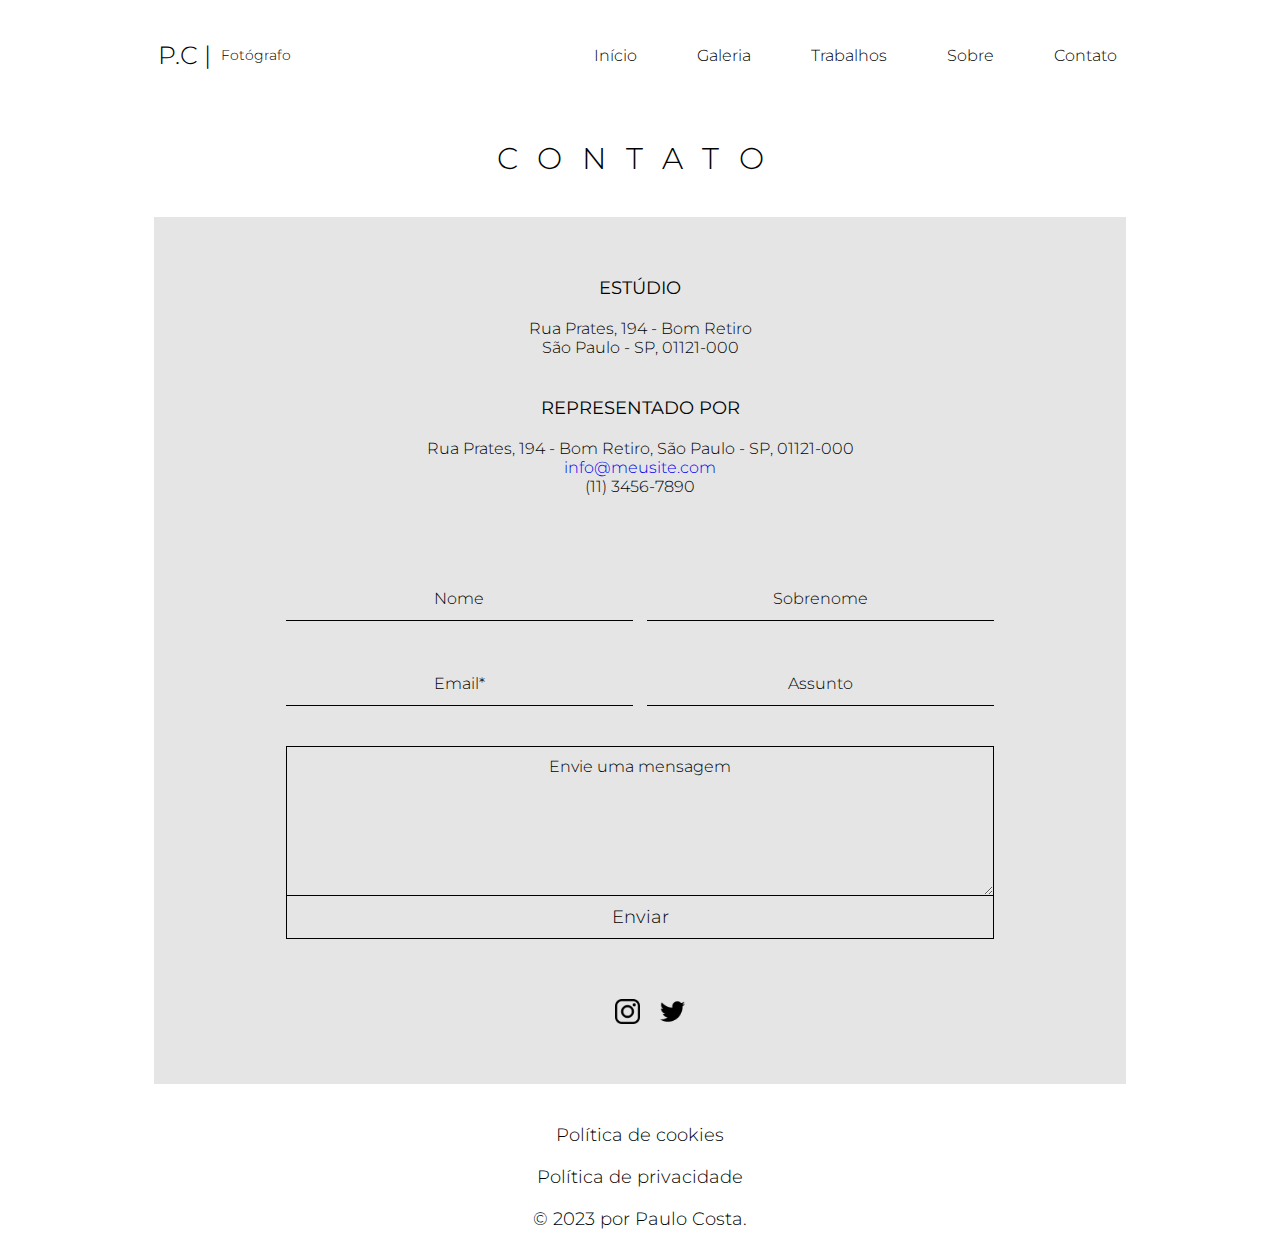
<file: contato.html>
<!DOCTYPE html>
<html lang="pt-br">
<head>
	<meta charset="utf-8">
	<meta name="viewport" content="width=device-width, initial-scale=1">
	<title> Conato </title>
	<link rel="stylesheet" type="text/css" href="contact.css">
</head>
<body>
	<header>
		<a href="#" class="logo"><span class="nome">P.C |</span><span class="sobrenome">Fotógrafo</span></a>
		<nav>
			<ul class="menu">
				<li><a href="index.html">Início</a></li>
				<li><a href="galeria.html">Galeria</a></li>
				<li><a href="trabalhos.html">Trabalhos</a></li>
				<li><a href="sobre.html">Sobre</a></li>
				<li><a href="contato.html">Contato</a></li>
			</ul>
		</nav>
	</header>

	<main>
		<h1>CONTATO</h1>

		<section>
			<div class="estudio">
				<p>ESTÚDIO</p>
				<span>
					Rua Prates, 194 - Bom Retiro<br>São Paulo - SP, 01121-000
				</span>
			</div>

			<div class="representado">
				<p>REPRESENTADO POR</p>
				<span>
					Rua Prates, 194 - Bom Retiro, São Paulo - SP, 01121-000<br>
					<a href="#">info@meusite.com</a><br>(11) 3456-7890
				</span>
			</div>

			<div class="formulario">
				<form>
					<p>
						<input type="text" name="nome" id="nome" placeholder="Nome">

						<input type="text" name="sobrenome" id="sobrenome" placeholder="Sobrenome">
					</p>
					<p>
						<input type="email" name="email" id="email" placeholder="Email*">

						<input type="text" name="assunto" id="assunto" placeholder="Assunto">
					</p>
					<p>
						<textarea placeholder="Envie uma mensagem"></textarea>
					</p>
					<p>
						<button type="submit">Enviar</button>
					</p>
				</form>
			</div>

			<div class="icons">
				<img src="img/instagram.png"><img src="img/twitter.png">
			</div>
		</section>
	</main>

	<footer>
		<span>Política de cookies</span>
		<span>Política de privacidade</span>
		<p>&copy; 2023 por Paulo Costa.</p>
	</footer>
</body>
</html>
</file>
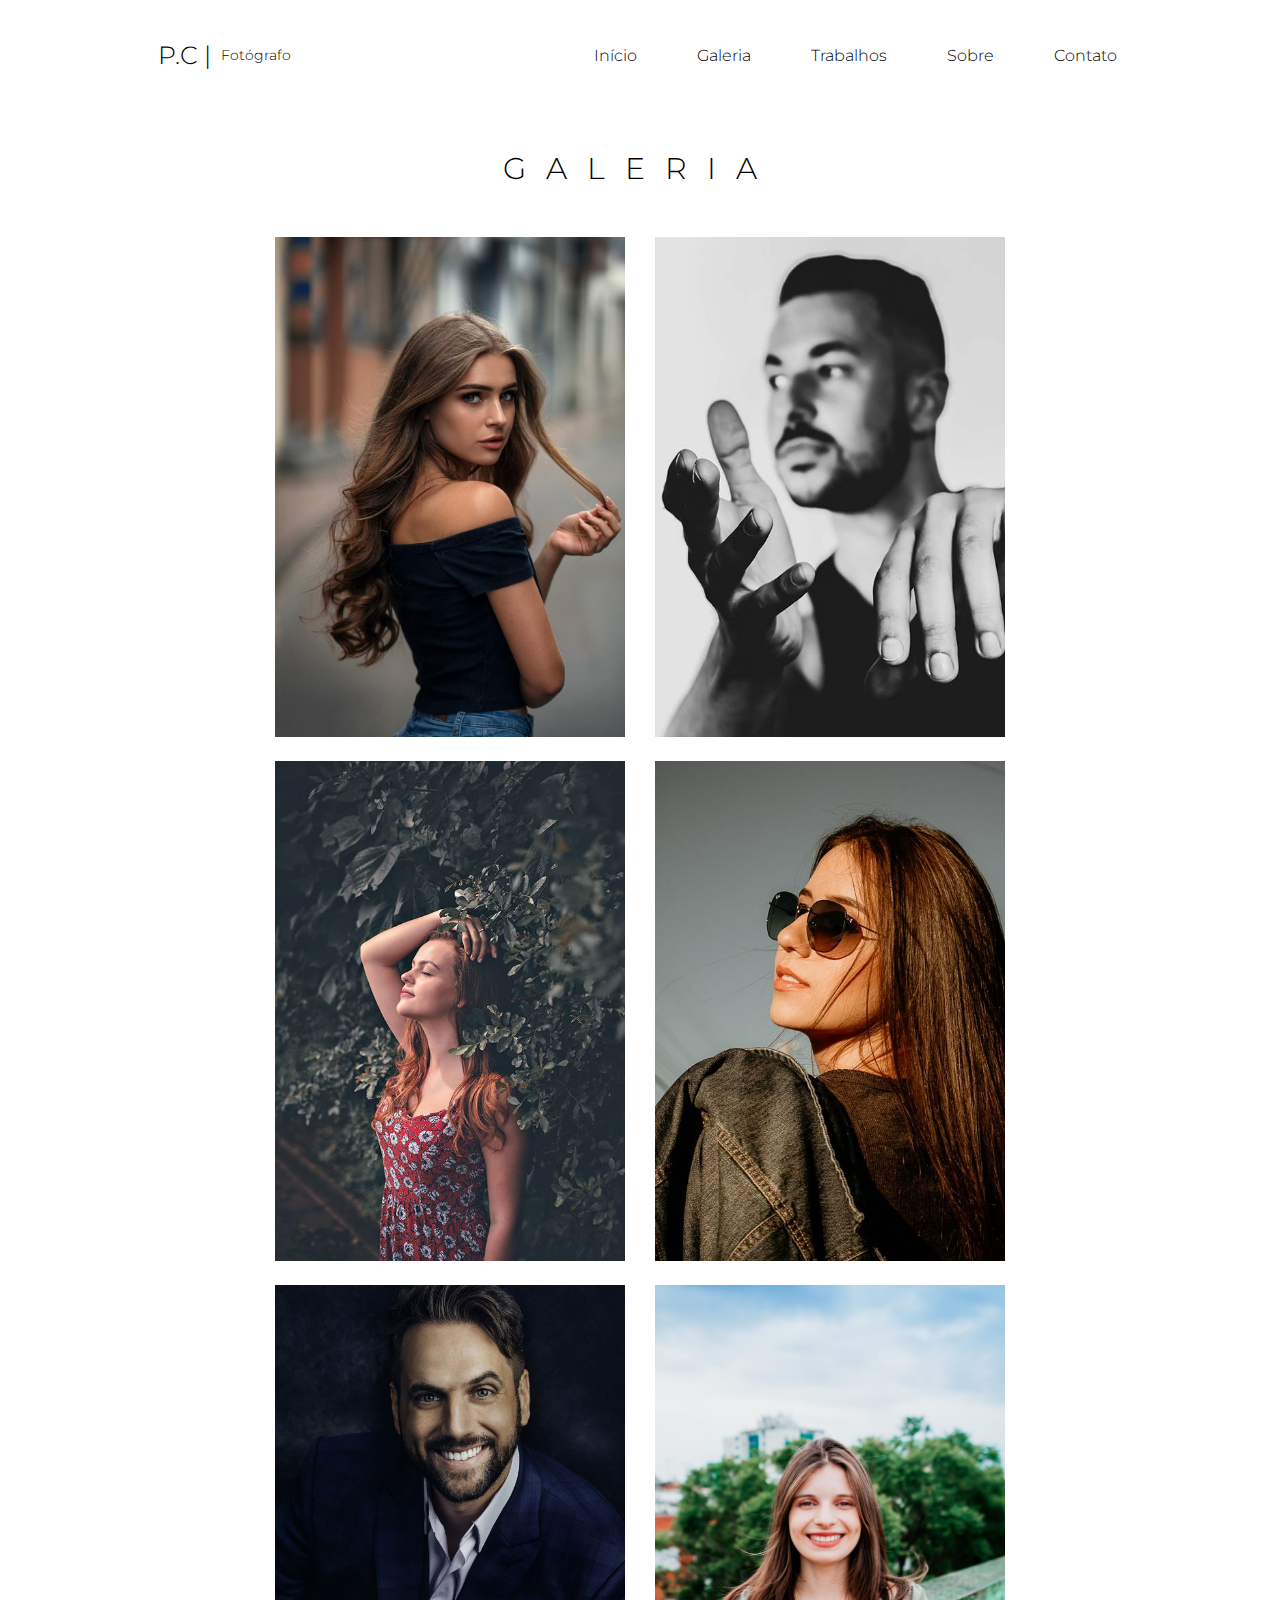
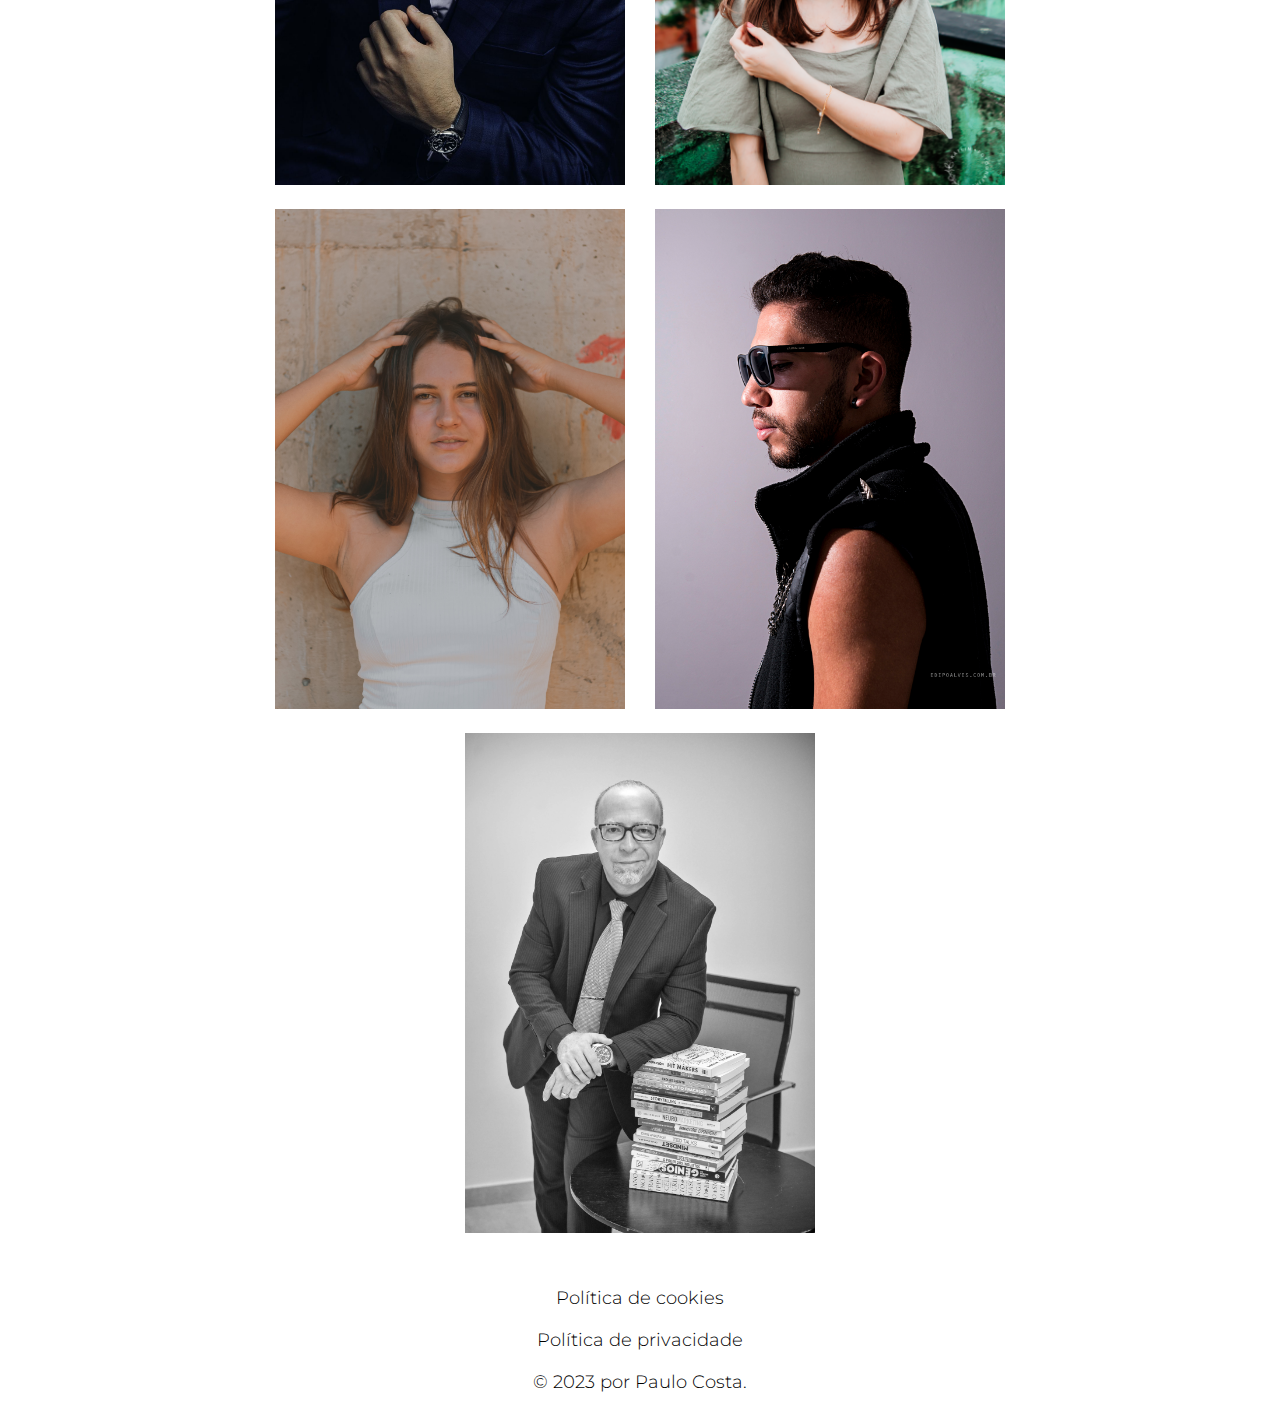
<file: galeria.html>
<!DOCTYPE html>
<html lang="pt-br">
<head>
	<meta charset="utf-8">
	<meta name="viewport" content="width=device-width, initial-scale=1">
	<title>Galeria de imagens</title>
	<link rel="stylesheet" type="text/css" href="galery.css">
</head>
<body>
	<header>
		<a href="#" class="logo"><span class="nome">P.C |</span><span class="sobrenome">Fotógrafo</span></a>
		<nav>
			<ul class="menu">
				<li><a href="index.html">Início</a></li>
				<li><a href="galeria.html">Galeria</a></li>
				<li><a href="trabalhos.html">Trabalhos</a></li>
				<li><a href="sobre.html">Sobre</a></li>
				<li><a href="contato.html">Contato</a></li>
			</ul>
		</nav>
	</header>

	<main class="container">
		<h1>GALERIA</h1>

		<div class="images-box">
			<div class="imagem">
				<img src="img/galeria1.jpg">
			</div>
			<div class="imagem">
				<img src="img/galeria2.jpg">
			</div>
			<div class="imagem">
				<img src="img/galeria3.jpg">
			</div>
			<div class="imagem">
				<img src="img/galeria4.jpg" >
			</div>
			<div class="imagem">
				<img src="img/galeria5.jpg">
			</div>
			<div class="imagem">
				<img src="img/galeria6.png">
			</div>
			<div class="imagem">
				<img src="img/slideshow1.jpg">
			</div>
			<div class="imagem">
				<img src="img/galeria7.jpg">
			</div>
			<div class="imagem">
				<img src="img/galeria8.jpg">
			</div>
		</div>
	</main>

	<footer>
		<span>Política de cookies</span>
		<span>Política de privacidade</span>
		<p>&copy; 2023 por Paulo Costa.</p>
	</footer>
</body>
</html>
</file>
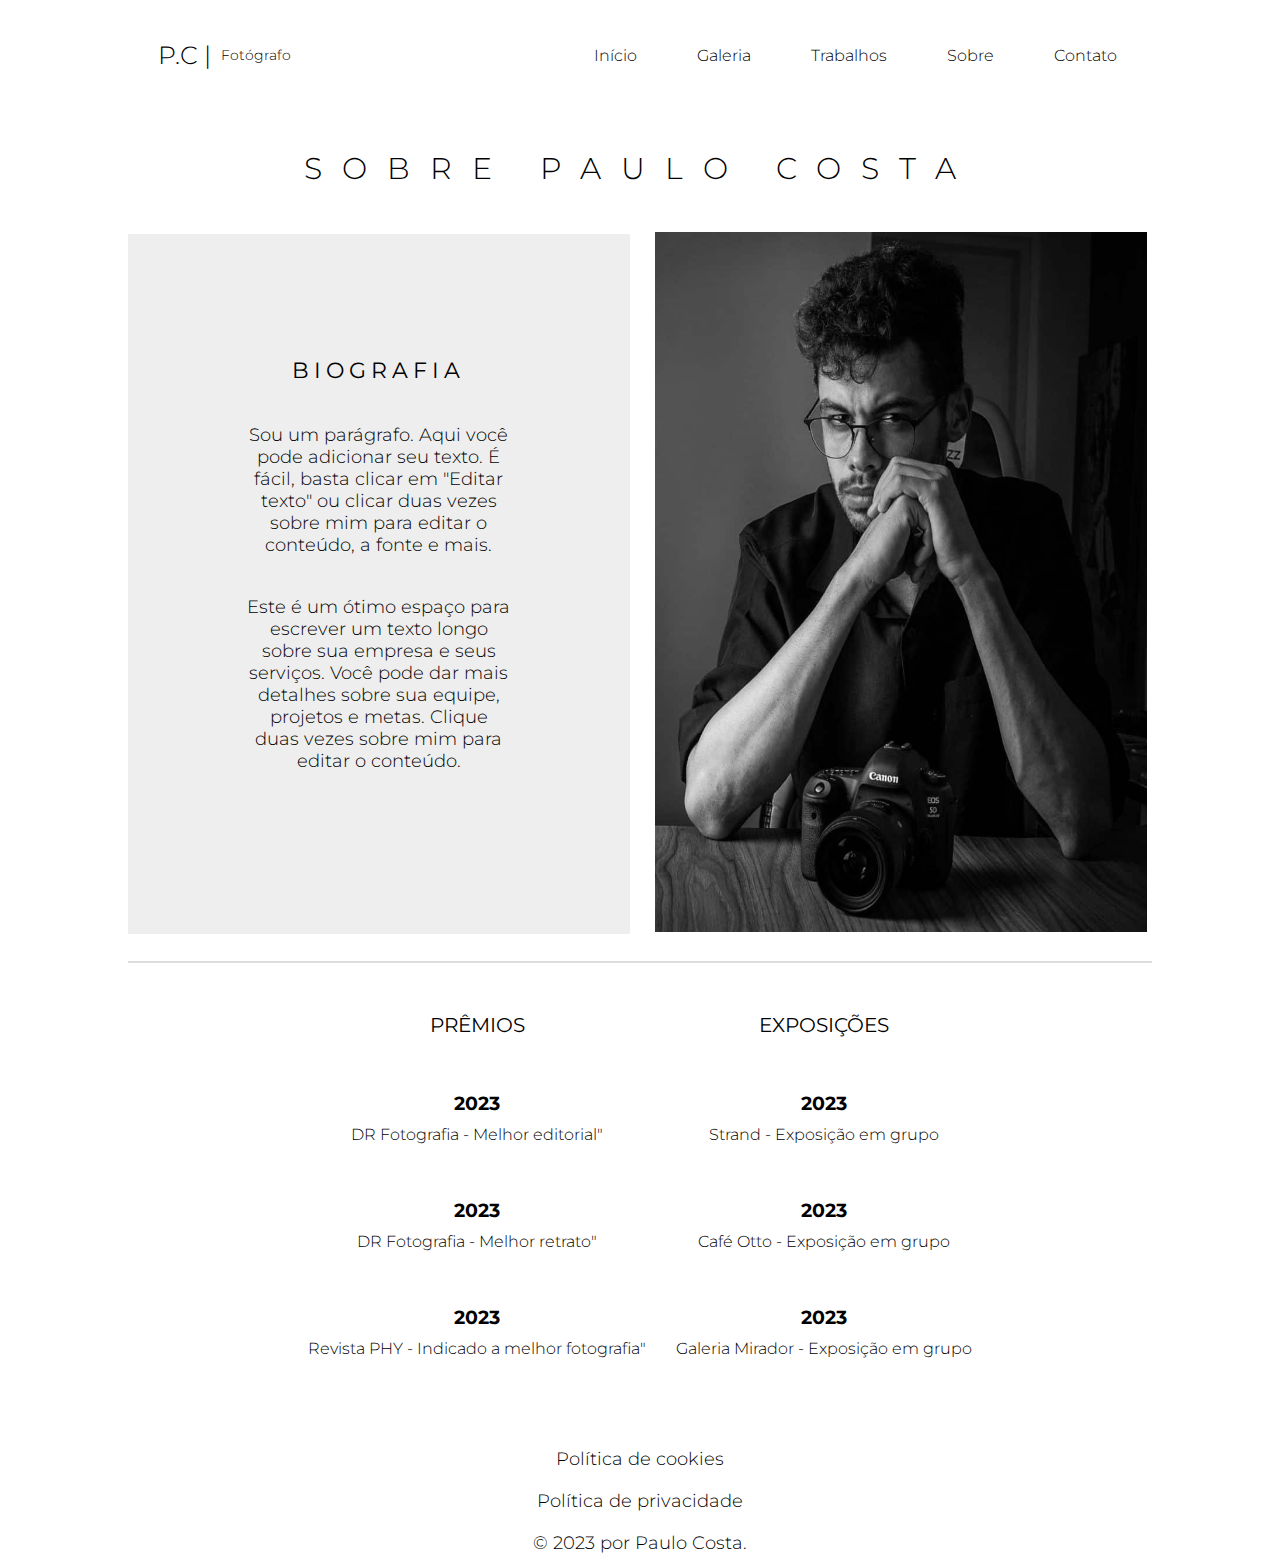
<file: sobre.html>
<!DOCTYPE html>
<html lang="pt-br">
<head>
	<meta charset="utf-8">
	<meta name="viewport" content="width=device-width, initial-scale=1">
	<title> Sobre Paulo Costa </title>
	<link rel="stylesheet" type="text/css" href="biografia.css">
</head>
<body>
	<header>
		<a href="#" class="logo"><span class="nome">P.C |</span><span class="sobrenome">Fotógrafo</span></a>
		<nav>
			<ul class="menu">
				<li><a href="index.html">Início</a></li>
				<li><a href="galeria.html">Galeria</a></li>
				<li><a href="trabalhos.html">Trabalhos</a></li>
				<li><a href="sobre.html">Sobre</a></li>
				<li><a href="contato.html">Contato</a></li>
			</ul>
		</nav>
	</header>

	<section>
		<h1>SOBRE PAULO COSTA</h1>

		<div class="principal">
			<div class="biograph">
				<p>BIOGRAFIA</p>
				<span>
					Sou um parágrafo. Aqui você pode adicionar seu texto. É fácil, basta clicar em "Editar texto" ou clicar duas vezes sobre mim para editar o conteúdo, a fonte e mais. 
				</span>
				<span>
					Este é um ótimo espaço para escrever um texto longo sobre sua empresa e seus serviços. Você pode dar mais detalhes sobre sua equipe, projetos e metas. Clique duas vezes sobre mim para editar o conteúdo.
				</span>
			</div>
			<div class="photo">
				<img src="img/fotografo.jpg" width="500px" height="700px">
			</div>
		</div>

		<div class="premios">
			<div class="p1">

				<p>PRÊMIOS</p>
				<span>2023</span>
				<a href="/">DR Fotografia - Melhor editorial"</a>	

				<span>2023</span>
				<a href="/">DR Fotografia - Melhor retrato"</a>	

				<span>2023</span>
				<a href="/">Revista PHY - Indicado a melhor fotografia"</a>	
			</div>
			<div class="p2">
				<p>EXPOSIÇÕES</p>
				<span>2023</span>
				<a href="/">Strand - Exposição em grupo</a>

				<span>2023</span>
				<a href="/">Café Otto - Exposição em grupo</a>

				<span>2023</span>
				<a href="/">Galeria Mirador - Exposição em grupo</a>
			</div>
		</div>
	</section>

	<footer>
		<span>Política de cookies</span>
		<span>Política de privacidade</span>
		<p>&copy; 2023 por Paulo Costa.</p>
	</footer>
</body>
</html>
</file>
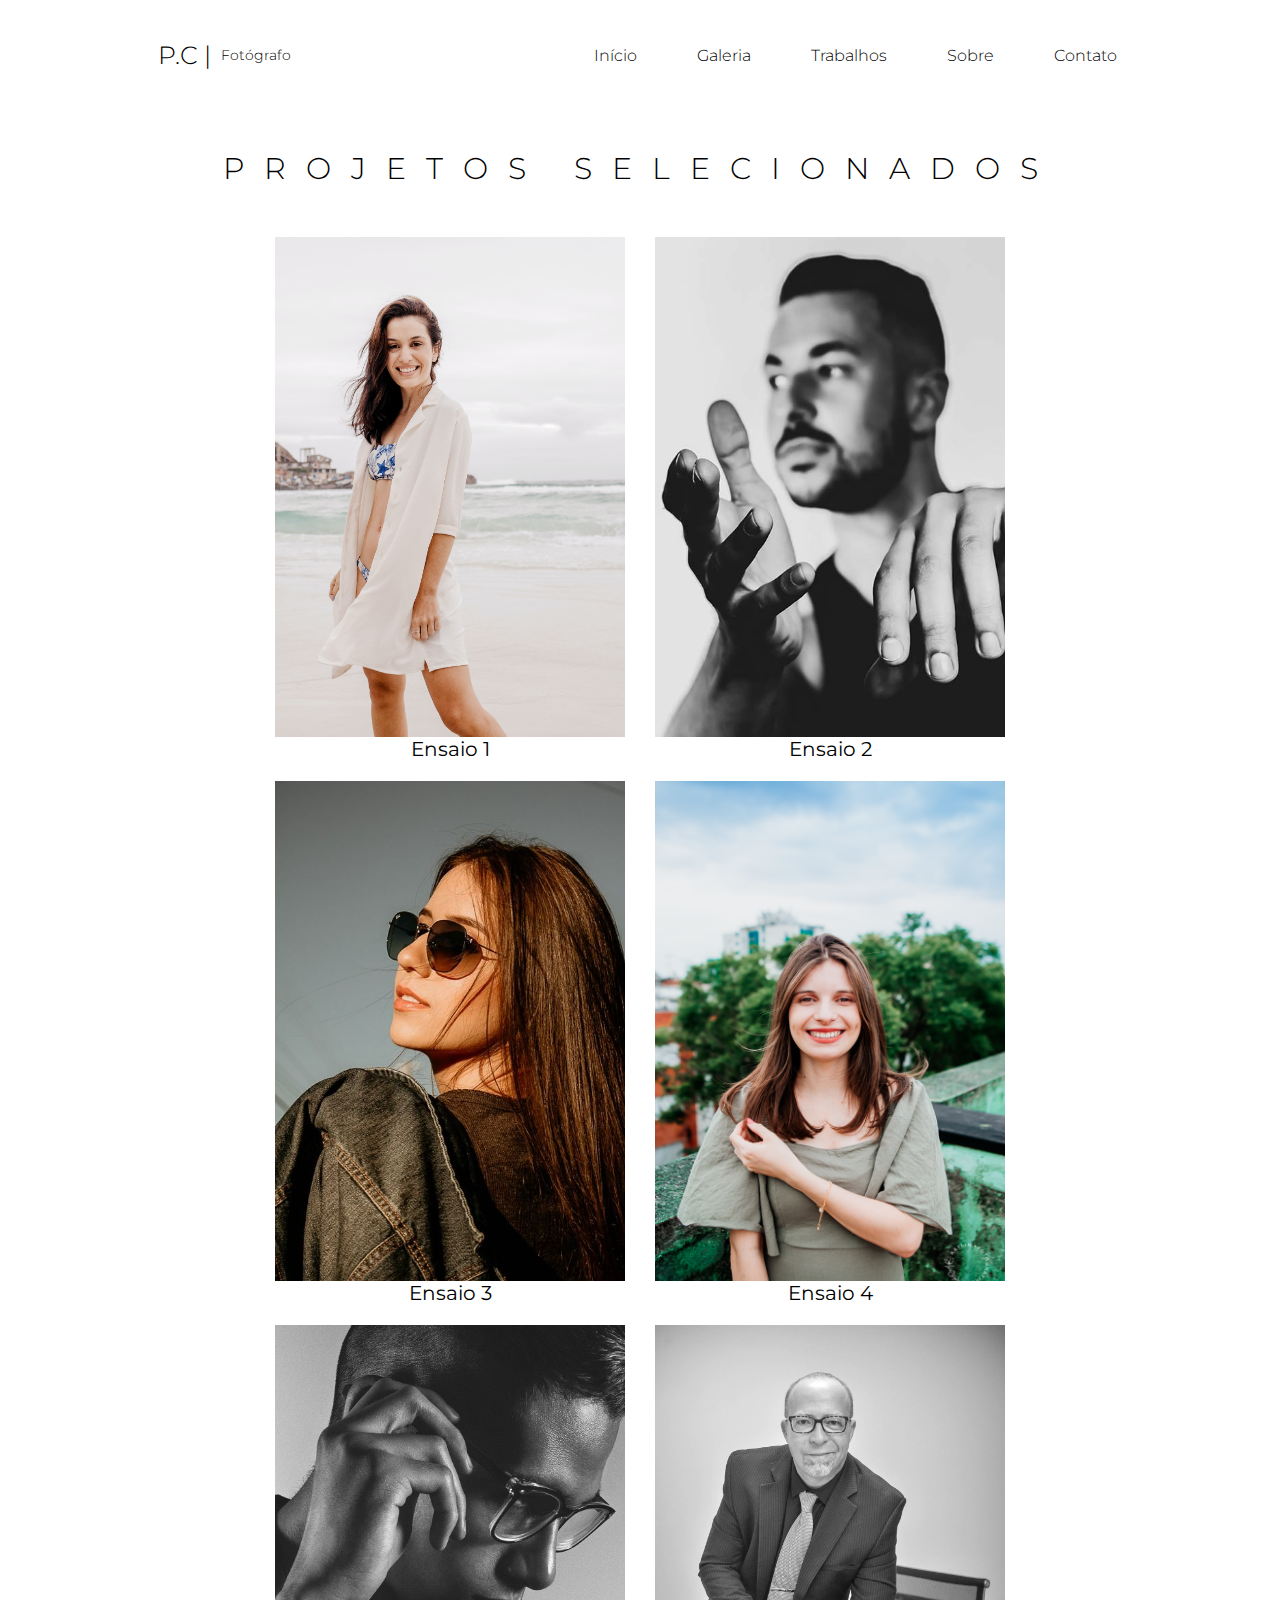
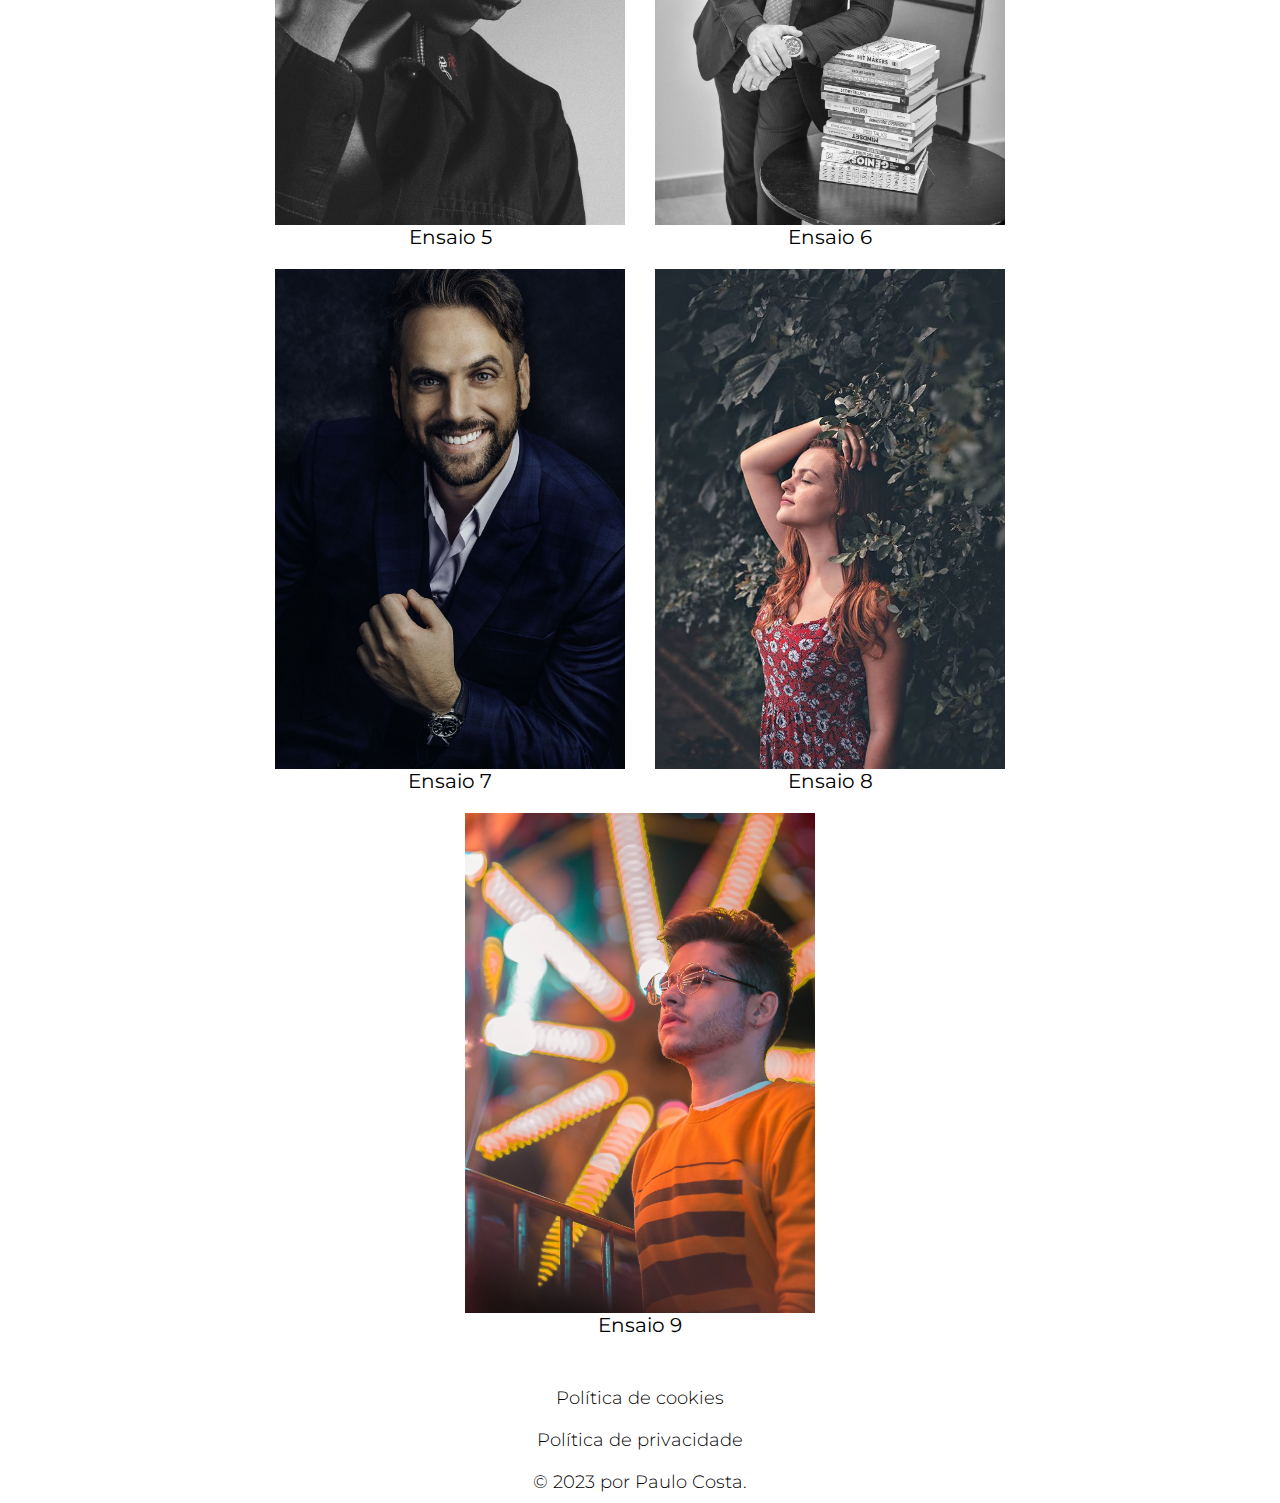
<file: trabalhos.html>
<!DOCTYPE html>
<html lang="pt-br">
<head>
	<meta charset="utf-8">
	<meta name="viewport" content="width=device-width, initial-scale=1">
	<title>Galeria de Trabalhos </title>
	<link rel="stylesheet" type="text/css" href="jobs.css">
</head>
<body>
	<header>
		<a href="#" class="logo"><span class="nome">P.C |</span><span class="sobrenome">Fotógrafo</span></a>
		<nav>
			<ul class="menu">
				<li><a href="index.html">Início</a></li>
				<li><a href="galeria.html">Galeria</a></li>
				<li><a href="trabalhos.html">Trabalhos</a></li>
				<li><a href="sobre.html">Sobre</a></li>
				<li><a href="contato.html">Contato</a></li>
			</ul>
		</nav>
	</header>

	<main class="container">
		<h1>PROJETOS SELECIONADOS</h1>

		<div class="images-box">
			<div class="imagem">
				<img src="img/slideshow2.jpg">
				<span>Ensaio 1</span>
			</div>
			<div class="imagem">
				<img src="img/galeria2.jpg">
				<span>Ensaio 2</span>
			</div>
			<div class="imagem">
				<img src="img/galeria4.jpg">
				<span>Ensaio 3</span>
			</div>
			<div class="imagem">
				<img src="img/galeria6.png" >
				<span>Ensaio 4</span>
			</div>
			<div class="imagem">
				<img src="img/slideshow4.jpg">
				<span>Ensaio 5</span>
			</div>
			<div class="imagem">
				<img src="img/galeria8.jpg">
				<span>Ensaio 6</span>
			</div>
			<div class="imagem">
				<img src="img/galeria5.jpg">
				<span>Ensaio 7</span>
			</div>
			<div class="imagem">
				<img src="img/galeria3.jpg">
				<span>Ensaio 8</span>
			</div>
			<div class="imagem">
				<img src="img/slideshow3.jpg">
				<span>Ensaio 9</span>
			</div>
		</div>
	</main>

	
	<footer>
		<span>Política de cookies</span>
		<span>Política de privacidade</span>
		<p>&copy; 2023 por Paulo Costa.</p>
	</footer>
</body>
</html>
</file>
<file: contact.css>
@import url('https://fonts.googleapis.com/css2?family=Montserrat:wght@200;300;500;600&display=swap');
*{
	padding: 0;
	margin: 0;
	box-sizing: border-box;
	font-family: Montserrat, sans-serif;
}
body{
	width: 100vw;
	height: 100vh;
	overflow-x: hidden;
}
header{
	margin: 20px;
	display: flex;
	justify-content: space-between;
	align-items: center;
	padding: 10px 10%;
}
a{
	text-decoration: none;
}
header .logo{
	display: flex;
	justify-content: center;
	align-items: center;
	padding: 10px;
	gap: 10px;
}
.logo .nome{
	font-size: 25px;
	color: #000;
	font-weight: 300;
}
.logo .sobrenome{
	font-size: 14px;
	color: #000;
	font-weight: 300;
}
.menu{
	display: flex;
	justify-content: center;
	align-items: center;
	gap: 30px;
}
.menu li{
	list-style: none;
}
.menu li a{
	padding: 5px 15px;
	font-size: 16px;
	color: #000;
	font-weight: 300;
}
.menu li a:hover{
	background-color: #eee;
	transition: 0.5s;
}
main{
	display: flex;
	justify-content: center;
	align-items: center;
	flex-direction: column;
	padding: 10px 10%;
}
main h1{
	margin-top: 10px;
	text-align: center;
	padding: 10px 10px;
	font-size: 30px;
	letter-spacing: 20px;
	display: flex;
	justify-content: center;
	align-items: center;
	margin-bottom: 30px;
	font-weight: 300;
}
section{
	background-color: rgba(0, 0, 0, 0.1);
	display: flex;
	padding: 10px 10%;
	justify-content: center;
	align-items: center;
	flex-direction: column;
}

.estudio{
	margin-top: 50px;
	display: flex;
	flex-direction: column;
	display: flex;
	justify-content: center;
	align-items: center;
}
.estudio p{
	font-size: 18px;
}
.estudio span{
	text-align: center;
	margin-top: 20px;
	font-weight: 300;
	font-size: 16px;
}
.representado{
	margin-top: 40px;
	display: flex;
	flex-direction: column;
	display: flex;
	justify-content: center;
	align-items: center;
	margin-bottom: 50px;
}
.representado p{
	font-size: 18px;
}
.representado span{
	text-align: center;
	margin-top: 20px;
	font-weight: 300;
	font-size: 16px;
}
.formulario{
	padding: 10px;
	width: 60vw;
}
form{
	padding: 20px;
}
form p{
	display: flex;
	gap: 2%;
	justify-content: center;
	align-items: center;
}
form input{
	width: 49%;
	height: 45px;
	background: none;
	border-bottom: 1px solid #000;
	border-top: none;
	border-left: none;
	border-right: none;
	outline: none;
	text-align: center;
	font-size: 16px;
	margin-bottom: 40px;
	font-weight: 300;
}
input::placeholder{
	font-size: 16px;
	text-align: center;
	font-weight: 300;
	color: #000;
}
textarea{
	width: 100%;
	height: 150px;
	border: 1px solid #000;
	background: none;
	outline: none;
	text-align: center;
	padding-top: 10px;
	font-size: 16px;
	font-weight: 300;
}
textarea::placeholder{
	font-size: 16px;
	text-align: center;
	font-weight: 300;
	color: #000;
}
button{
	width: 100%;
	border: 1px solid #000;
	border-top: none;
	padding: 10px;
	font-size: 18px;
	font-weight: 300;
	background: none;
}
button:hover{
	cursor: pointer;
	background: #d3d3d3;
	transition: all 0.6s;
}
.icons{
	display: flex;
	margin-top: 30px;
	margin-bottom: 50px;
}
.icons img{
	object-fit: cover;
	width: 25px;
	height: 25px;
	margin-left: 20px;
}
footer{
	margin-top: 20px;
	display: flex;
	justify-content: center;
	align-items: center;
	gap: 20px;
	margin-bottom: 20px;
	flex-direction: column;
	padding: 10px 0;
}
footer span{
	font-size: 18px;
	font-weight: 300;
}
footer p{
	font-size: 18px;
	font-weight: 300;
}
</file>
<file: galery.css>
@import url('https://fonts.googleapis.com/css2?family=Montserrat:wght@200;300;500;600&display=swap');
*{
	padding: 0;
	margin: 0;
	box-sizing: border-box;
	font-family: Montserrat, sans-serif;
}
body{
	width: 100vw;
	height: 100vh;
	overflow-x: hidden;
}
header{
	margin: 20px;
	display: flex;
	justify-content: space-between;
	align-items: center;
	padding: 10px 10%;
}
a{
	text-decoration: none;
}
header .logo{
	display: flex;
	justify-content: center;
	align-items: center;
	padding: 10px;
	gap: 10px;
}
.logo .nome{
	font-size: 25px;
	color: #000;
	font-weight: 300;
}
.logo .sobrenome{
	font-size: 14px;
	color: #000;
	font-weight: 300;
}
.menu{
	display: flex;
	justify-content: center;
	align-items: center;
	gap: 30px;
}
.menu li{
	list-style: none;
}
.menu li a{
	padding: 5px 15px;
	font-size: 16px;
	color: #000;
	font-weight: 300;
}
.menu li a:hover{
	background-color: #eee;
	transition: 0.5s;
}
.container{
	padding: 10px 10%;
	margin-top: 30px;
	display: flex;
	justify-content: center;
	align-items: center;
	flex-direction: column;
	max-width: 100%;
}
.container h1{
	margin-top: 10px;
	padding: 10px 10px;
	font-size: 30px;
	letter-spacing: 20px;
	display: flex;
	justify-content: center;
	align-items: center;
	margin-bottom: 30px;
	font-weight: 300;
}
.images-box{
	display: flex;
	justify-content: center;
	align-items: center;
	flex-wrap: wrap;
}
.imagem{
	margin: 10px 15px;
	overflow: hidden;
}
.imagem img{
	width: 350px;
	height: 500px;
	object-fit: cover;
}
.imagem img:hover{
	transform: scale(1.1);
	transition: all 0.6s;
	cursor: pointer;
}
footer{
	margin-top: 20px;
	display: flex;
	justify-content: center;
	align-items: center;
	gap: 20px;
	margin-bottom: 20px;
	flex-direction: column;
	padding: 10px 0;
}
footer span{
	font-size: 18px;
	font-weight: 300;
}
footer p{
	font-size: 18px;
	font-weight: 300;
}
</file>
<file: biografia.css>
@import url('https://fonts.googleapis.com/css2?family=Montserrat:wght@200;300;500;600&display=swap');
*{
	padding: 0;
	margin: 0;
	box-sizing: border-box;
	font-family: Montserrat, sans-serif;
}
body{
	width: 100vw;
	height: 100vh;
	overflow-x: hidden;
}
header{
	margin: 20px;
	display: flex;
	justify-content: space-between;
	align-items: center;
	padding: 10px 10%;
}
a{
	text-decoration: none;
}
header .logo{
	display: flex;
	justify-content: center;
	align-items: center;
	padding: 10px;
	gap: 10px;
}
.logo .nome{
	font-size: 25px;
	color: #000;
	font-weight: 300;
}
.logo .sobrenome{
	font-size: 14px;
	color: #000;
	font-weight: 300;
}
.menu{
	display: flex;
	justify-content: center;
	align-items: center;
	gap: 30px;
}
.menu li{
	list-style: none;
}
.menu li a{
	padding: 5px 15px;
	font-size: 16px;
	color: #000;
	font-weight: 300;
}
.menu li a:hover{
	background-color: #eee;
	transition: 0.5s;
}
section{
	display: flex;
	justify-content: center;
	align-items: center;
	flex-direction: column;
	padding: 10px 10%;
	margin-top: 30px;
}
section h1{
	margin-top: 10px;
	padding: 10px 10px;
	font-size: 30px;
	letter-spacing: 20px;
	display: flex;
	justify-content: center;
	align-items: center;
	margin-bottom: 30px;
	font-weight: 300;
}
.principal{
	display: flex;
	justify-content: center;
	align-items: center;
	gap: 2%;
	height: 100%;
	padding-bottom: 20px;
	border-bottom: 2px solid #ddd;
}
.biograph{
	display: flex;
	justify-content: center;
	align-items: center;
	flex-direction: column;
	width: 100%;
	width: 49%;
	padding: 30px 30px;
	background: #eee;
	height: 700px;
}
.biograph p{
	letter-spacing: 5px;
	font-size: 22px;
	margin-bottom: 40px;
}
.biograph span{
	margin-bottom: 40px;
	width: 60%;
	text-align: center;
	font-size: 18px;
	font-weight: 300;
}
.photo{
	padding: 5px;
	width: 49%;
}
.photo img{
	width: 100%;
	height: 700px;
}
.premios{
	margin-top: 40px;
	padding: 10px 10%;
	display: flex;
	justify-content: center;
	align-items: center;
	gap: 30px;
}
.p1{
	display: flex;
	justify-content: center;
	align-items: center;
	flex-direction: column;
}
.p1 p{
	margin-bottom: 40px;
	font-size: 20px;
}
.p1 span{
	margin-top: 15px;
	margin-bottom: 10px;
	font-size: 19px;
	font-weight: bold;
}
.p1 a{
	text-decoration: none;
	color: #000;
	margin-bottom: 40px;
	font-weight: 300;
}
.p2{
	display: flex;
	justify-content: center;
	align-items: center;
	flex-direction: column;
}
.p2 p{
	margin-bottom: 40px;
	font-size: 20px;
}
.p2 span{
	margin-top: 15px;
	margin-bottom: 10px;
	font-size: 19px;
	font-weight: bold;
}
.p2 a{
	text-decoration: none;
	color: #000;
	margin-bottom: 40px;
	font-weight: 300;
}
footer{
	margin-top: 20px;
	display: flex;
	justify-content: center;
	align-items: center;
	gap: 20px;
	margin-bottom: 20px;
	flex-direction: column;
	padding: 10px 0;
}
footer span{
	font-size: 18px;
	font-weight: 300;
}
footer p{
	font-size: 18px;
	font-weight: 300;
}
</file>
<file: jobs.css>
@import url('https://fonts.googleapis.com/css2?family=Montserrat:wght@200;300;500;600&display=swap');
*{
	padding: 0;
	margin: 0;
	box-sizing: border-box;
	font-family: Montserrat, sans-serif;
}
body{
	width: 100vw;
	height: 100vh;
	overflow-x: hidden;
}
header{
	margin: 20px;
	display: flex;
	justify-content: space-between;
	align-items: center;
	padding: 10px 10%;
}
a{
	text-decoration: none;
}
header .logo{
	display: flex;
	justify-content: center;
	align-items: center;
	padding: 10px;
	gap: 10px;
}
.logo .nome{
	font-size: 25px;
	color: #000;
	font-weight: 300;
}
.logo .sobrenome{
	font-size: 14px;
	color: #000;
	font-weight: 300;
}
.menu{
	display: flex;
	justify-content: center;
	align-items: center;
	gap: 30px;
}
.menu li{
	list-style: none;
}
.menu li a{
	padding: 5px 15px;
	font-size: 16px;
	color: #000;
	font-weight: 300;
}
.menu li a:hover{
	background-color: #eee;
	transition: 0.5s;
}

.container{
	padding: 10px 10%;
	margin-top: 30px;
	display: flex;
	justify-content: center;
	align-items: center;
	flex-direction: column;
	max-width: 100%;
}
.container h1{
	margin-top: 10px;
	padding: 10px 10px;
	font-size: 30px;
	letter-spacing: 20px;
	display: flex;
	justify-content: center;
	align-items: center;
	margin-bottom: 30px;
	font-weight: 300;
}
.images-box{
	display: flex;
	justify-content: center;
	align-items: center;
	flex-wrap: wrap;
}
.imagem{
	margin: 10px 15px;
	overflow: hidden;
	display: flex;
	justify-content: center;
	align-items: center;
	flex-direction: column;
}
.imagem img{
	width: 350px;
	height: 500px;
	object-fit: cover;
}
.imagem img:hover{
	filter: contrast(110%);
	transition: all 0.6s;
	cursor: pointer;
}
.imagem span{
	font-size: 20px;
	color: #000;
}
footer{
	margin-top: 20px;
	display: flex;
	justify-content: center;
	align-items: center;
	gap: 20px;
	margin-bottom: 20px;
	flex-direction: column;
	padding: 10px 0;
}
footer span{
	font-size: 18px;
	font-weight: 300;
}
footer p{
	font-size: 18px;
	font-weight: 300;
}
</file>
